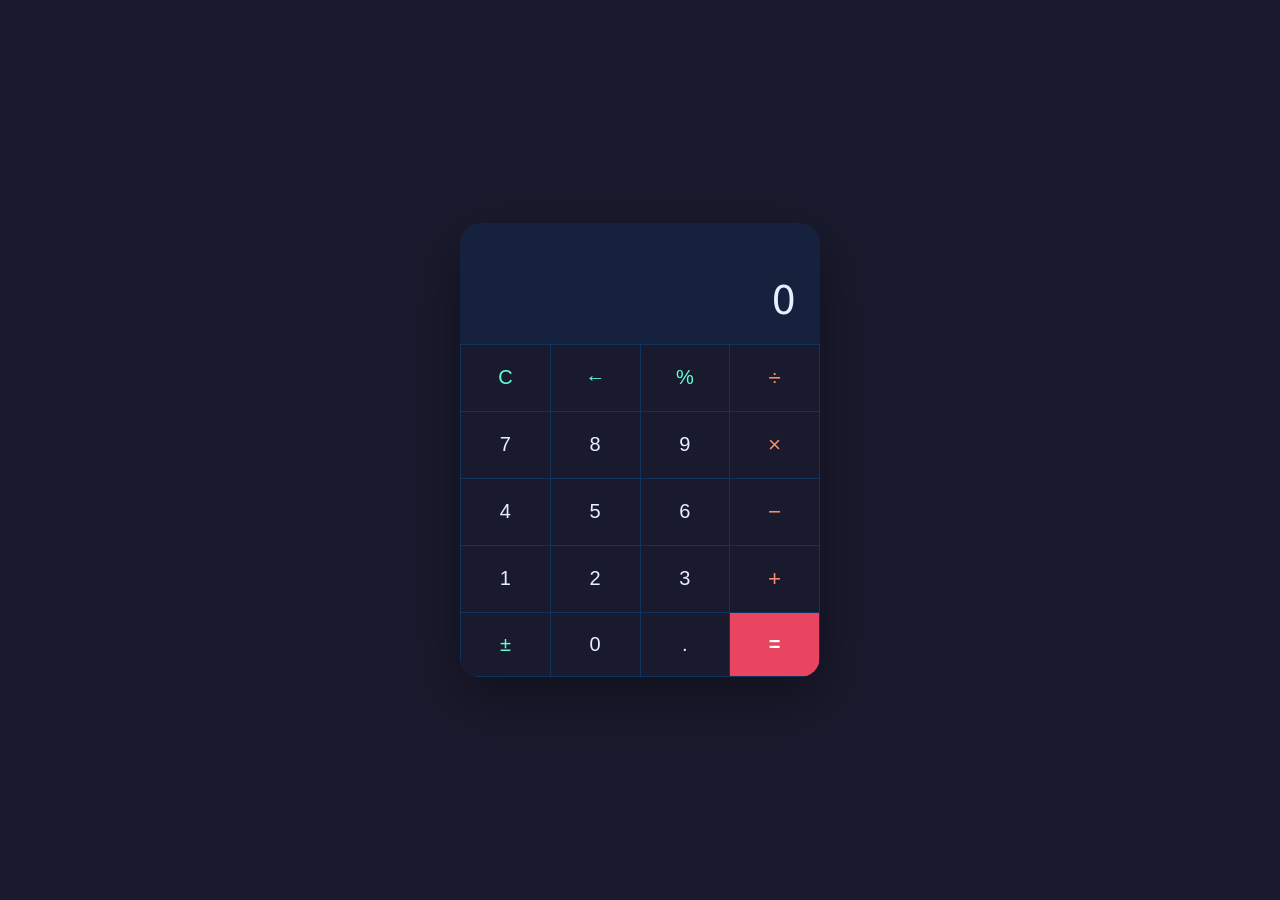
<file: calculator/index.html>
<!DOCTYPE html>
<html lang="ja">
<head>
  <meta charset="UTF-8">
  <meta name="viewport" content="width=device-width, initial-scale=1.0">
  <title>Calculator</title>
  <link rel="stylesheet" href="style.css">
</head>
<body>
  <div class="calculator">
    <div class="display">
      <div class="expression" id="expression"></div>
      <div class="current" id="current">0</div>
    </div>
    <div class="buttons">
      <button class="btn fn" data-action="clear">C</button>
      <button class="btn fn" data-action="backspace">&larr;</button>
      <button class="btn fn" data-action="percent">%</button>
      <button class="btn op" data-action="operator" data-value="/">÷</button>

      <button class="btn" data-action="number" data-value="7">7</button>
      <button class="btn" data-action="number" data-value="8">8</button>
      <button class="btn" data-action="number" data-value="9">9</button>
      <button class="btn op" data-action="operator" data-value="*">&times;</button>

      <button class="btn" data-action="number" data-value="4">4</button>
      <button class="btn" data-action="number" data-value="5">5</button>
      <button class="btn" data-action="number" data-value="6">6</button>
      <button class="btn op" data-action="operator" data-value="-">&minus;</button>

      <button class="btn" data-action="number" data-value="1">1</button>
      <button class="btn" data-action="number" data-value="2">2</button>
      <button class="btn" data-action="number" data-value="3">3</button>
      <button class="btn op" data-action="operator" data-value="+">+</button>

      <button class="btn fn" data-action="toggle-sign">&plusmn;</button>
      <button class="btn" data-action="number" data-value="0">0</button>
      <button class="btn" data-action="decimal">.</button>
      <button class="btn eq" data-action="equals">=</button>
    </div>
  </div>
  <script src="script.js"></script>
</body>
</html>
</file>
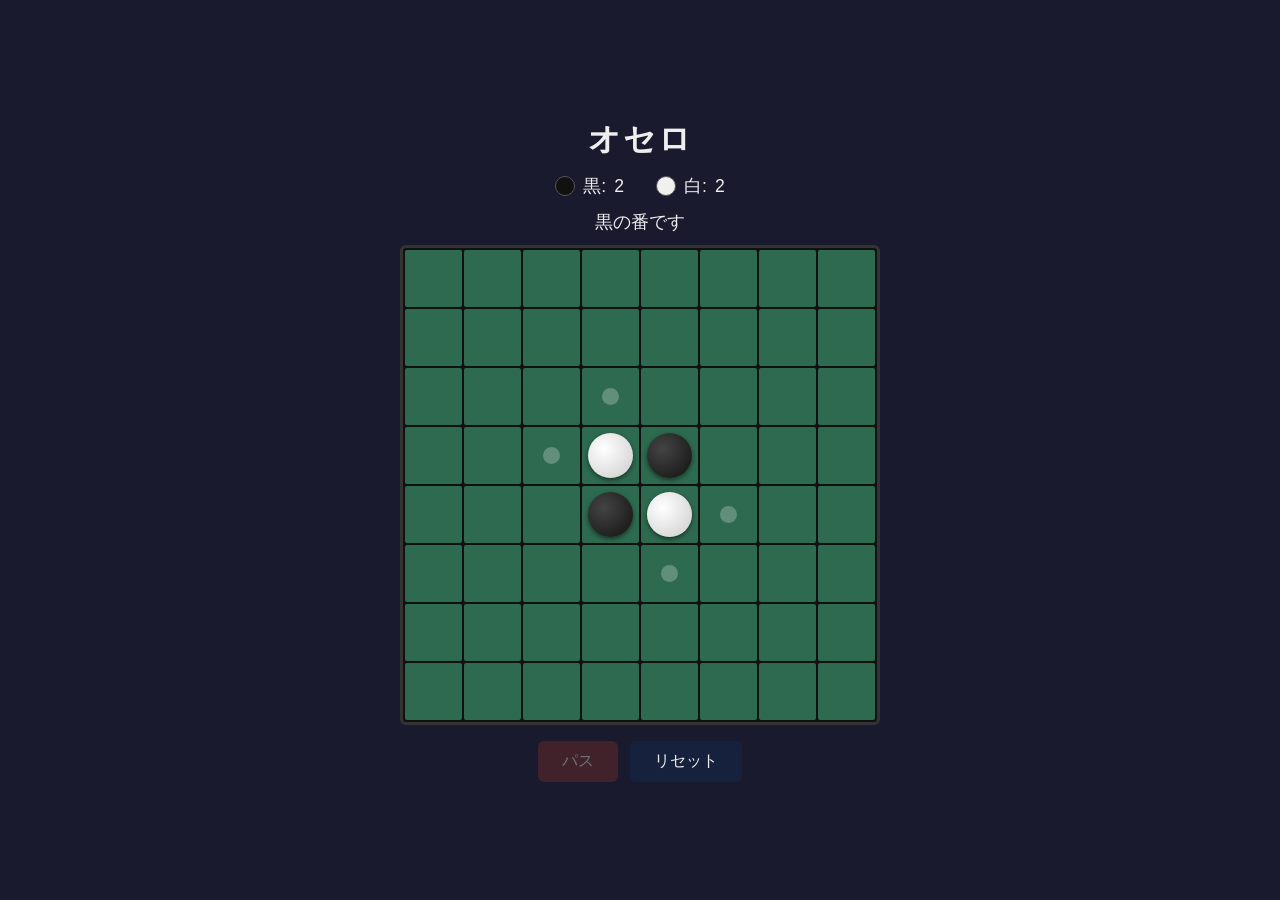
<file: othello.html>
<!DOCTYPE html>
<html lang="ja">
<head>
<meta charset="UTF-8">
<meta name="viewport" content="width=device-width, initial-scale=1.0">
<title>オセロ</title>
<style>
  * { margin: 0; padding: 0; box-sizing: border-box; }
  body {
    background: #1a1a2e;
    color: #eee;
    font-family: 'Segoe UI', sans-serif;
    display: flex;
    flex-direction: column;
    align-items: center;
    justify-content: center;
    min-height: 100vh;
  }
  h1 { font-size: 2rem; margin-bottom: 12px; letter-spacing: 2px; }
  #info {
    font-size: 1.1rem;
    margin-bottom: 10px;
    height: 1.4em;
  }
  #score {
    display: flex;
    gap: 32px;
    margin-bottom: 12px;
    font-size: 1.1rem;
  }
  .score-item {
    display: flex;
    align-items: center;
    gap: 8px;
  }
  .disc-icon {
    width: 20px; height: 20px;
    border-radius: 50%;
    display: inline-block;
    border: 1px solid #555;
  }
  .disc-black { background: #111; }
  .disc-white { background: #f0f0f0; }
  #board {
    display: grid;
    grid-template-columns: repeat(8, 1fr);
    gap: 2px;
    background: #111;
    border: 3px solid #333;
    border-radius: 6px;
    padding: 2px;
    width: min(85vw, 480px);
    height: min(85vw, 480px);
  }
  .cell {
    background: #2d6a4f;
    display: flex;
    align-items: center;
    justify-content: center;
    cursor: pointer;
    position: relative;
    border-radius: 2px;
  }
  .cell:hover { background: #3a8a6a; }
  .cell.hint::after {
    content: '';
    width: 30%;
    height: 30%;
    border-radius: 50%;
    background: rgba(255,255,255,0.25);
    position: absolute;
  }
  .disc {
    width: 80%;
    height: 80%;
    border-radius: 50%;
    transition: transform 0.4s ease;
    box-shadow: 0 2px 4px rgba(0,0,0,0.5);
  }
  .disc.black { background: radial-gradient(circle at 35% 35%, #444, #111); }
  .disc.white { background: radial-gradient(circle at 35% 35%, #fff, #ccc); }
  .disc.flip { animation: flip 0.4s ease; }
  @keyframes flip {
    0% { transform: scaleX(1); }
    50% { transform: scaleX(0); }
    100% { transform: scaleX(1); }
  }
  #buttons { margin-top: 16px; display: flex; gap: 12px; }
  button {
    padding: 10px 24px;
    font-size: 1rem;
    border: none;
    border-radius: 6px;
    background: #16213e;
    color: #eee;
    cursor: pointer;
    transition: background 0.2s;
  }
  button:hover { background: #0f3460; }
  #pass-btn { background: #7b2d26; }
  #pass-btn:hover { background: #a33; }
  #pass-btn:disabled { opacity: 0.4; cursor: default; }
</style>
</head>
<body>

<h1>オセロ</h1>
<div id="score">
  <div class="score-item"><span class="disc-icon disc-black"></span> 黒: <span id="black-count">2</span></div>
  <div class="score-item"><span class="disc-icon disc-white"></span> 白: <span id="white-count">2</span></div>
</div>
<div id="info">黒の番です</div>
<div id="board"></div>
<div id="buttons">
  <button id="pass-btn" disabled onclick="pass()">パス</button>
  <button onclick="reset()">リセット</button>
</div>

<script>
const EMPTY = 0, BLACK = 1, WHITE = 2;
const DIRS = [[-1,-1],[-1,0],[-1,1],[0,-1],[0,1],[1,-1],[1,0],[1,1]];
let board, turn, gameOver, passCount;

function init() {
  board = Array.from({length: 8}, () => Array(8).fill(EMPTY));
  board[3][3] = WHITE; board[3][4] = BLACK;
  board[4][3] = BLACK; board[4][4] = WHITE;
  turn = BLACK;
  gameOver = false;
  passCount = 0;
  render();
}

function inBounds(r, c) { return r >= 0 && r < 8 && c >= 0 && c < 8; }

function getFlips(r, c, player) {
  if (board[r][c] !== EMPTY) return [];
  const opp = player === BLACK ? WHITE : BLACK;
  const allFlips = [];
  for (const [dr, dc] of DIRS) {
    const flips = [];
    let nr = r + dr, nc = c + dc;
    while (inBounds(nr, nc) && board[nr][nc] === opp) {
      flips.push([nr, nc]);
      nr += dr; nc += dc;
    }
    if (flips.length > 0 && inBounds(nr, nc) && board[nr][nc] === player) {
      allFlips.push(...flips);
    }
  }
  return allFlips;
}

function getValidMoves(player) {
  const moves = [];
  for (let r = 0; r < 8; r++)
    for (let c = 0; c < 8; c++)
      if (getFlips(r, c, player).length > 0) moves.push([r, c]);
  return moves;
}

function place(r, c) {
  if (gameOver || board[r][c] !== EMPTY) return;
  const flips = getFlips(r, c, turn);
  if (flips.length === 0) return;

  board[r][c] = turn;
  const flippedSet = new Set(flips.map(([fr,fc]) => `${fr},${fc}`));
  for (const [fr, fc] of flips) board[fr][fc] = turn;

  passCount = 0;
  turn = turn === BLACK ? WHITE : BLACK;

  render(flippedSet);

  // 次のプレイヤーが置けない場合の処理
  if (getValidMoves(turn).length === 0) {
    turn = turn === BLACK ? WHITE : BLACK;
    passCount++;
    if (getValidMoves(turn).length === 0) {
      gameOver = true;
    }
    render();
  }
}

function pass() {
  if (gameOver) return;
  if (getValidMoves(turn).length > 0) return;
  passCount++;
  if (passCount >= 2) { gameOver = true; render(); return; }
  turn = turn === BLACK ? WHITE : BLACK;
  render();
}

function count(player) {
  let n = 0;
  for (let r = 0; r < 8; r++)
    for (let c = 0; c < 8; c++)
      if (board[r][c] === player) n++;
  return n;
}

function render(flippedSet) {
  const boardEl = document.getElementById('board');
  boardEl.innerHTML = '';
  const valid = gameOver ? [] : getValidMoves(turn);
  const validSet = new Set(valid.map(([r,c]) => `${r},${c}`));

  for (let r = 0; r < 8; r++) {
    for (let c = 0; c < 8; c++) {
      const cell = document.createElement('div');
      cell.className = 'cell';
      if (validSet.has(`${r},${c}`)) cell.classList.add('hint');
      cell.addEventListener('click', () => place(r, c));

      if (board[r][c] !== EMPTY) {
        const disc = document.createElement('div');
        disc.className = 'disc ' + (board[r][c] === BLACK ? 'black' : 'white');
        if (flippedSet && flippedSet.has(`${r},${c}`)) disc.classList.add('flip');
        cell.appendChild(disc);
      }
      boardEl.appendChild(cell);
    }
  }

  const bc = count(BLACK), wc = count(WHITE);
  document.getElementById('black-count').textContent = bc;
  document.getElementById('white-count').textContent = wc;

  const info = document.getElementById('info');
  const passBtn = document.getElementById('pass-btn');

  if (gameOver) {
    if (bc > wc) info.textContent = `ゲーム終了！ 黒の勝ち (${bc} - ${wc})`;
    else if (wc > bc) info.textContent = `ゲーム終了！ 白の勝ち (${wc} - ${bc})`;
    else info.textContent = `ゲーム終了！ 引き分け (${bc} - ${wc})`;
    passBtn.disabled = true;
  } else {
    const name = turn === BLACK ? '黒' : '白';
    if (valid.length === 0) {
      info.textContent = `${name}は置ける場所がありません。パスしてください。`;
      passBtn.disabled = false;
    } else {
      info.textContent = `${name}の番です`;
      passBtn.disabled = true;
    }
  }
}

function reset() { init(); }

init();
</script>
</body>
</html>
</file>
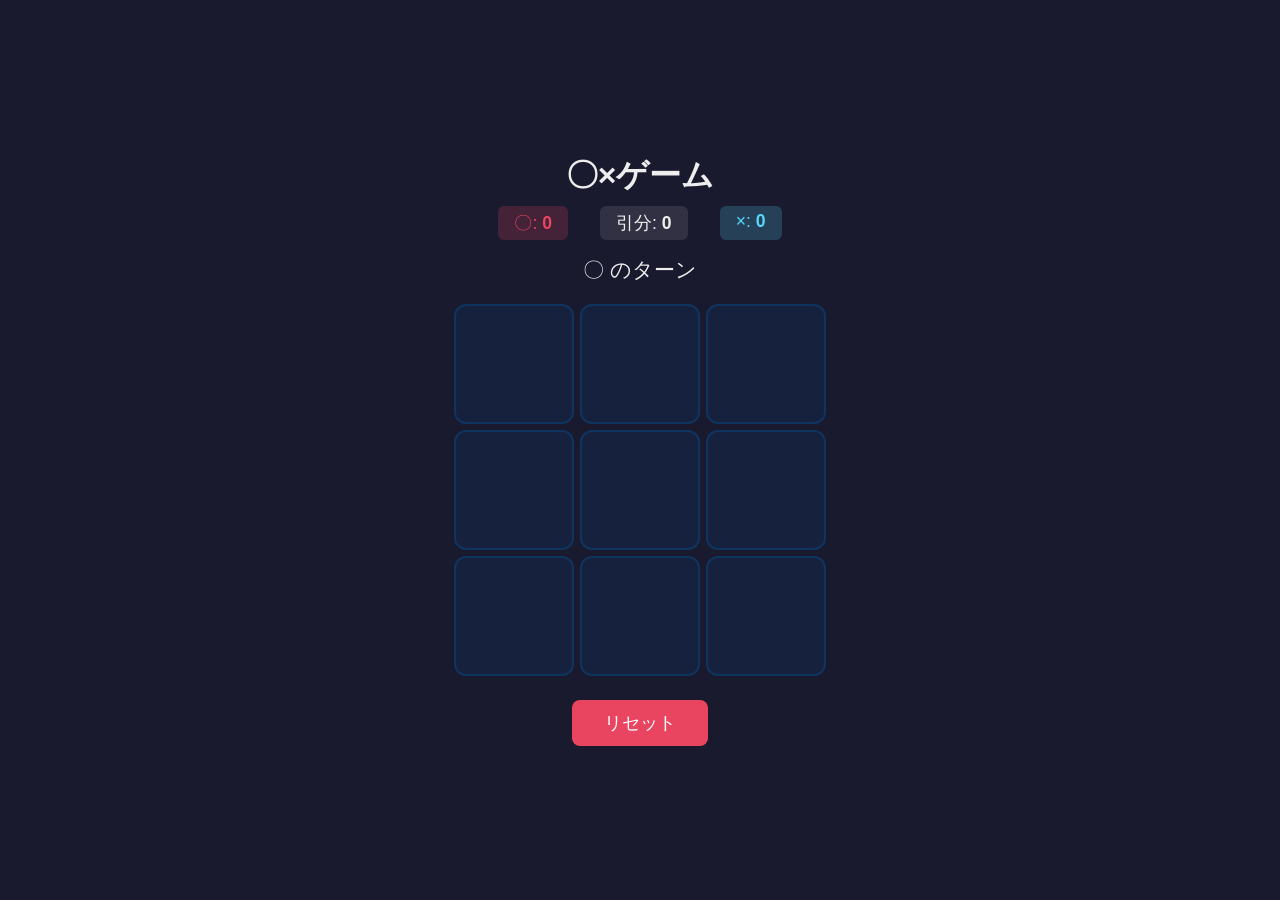
<file: tictactoe.html>
<!DOCTYPE html>
<html lang="ja">
<head>
<meta charset="UTF-8">
<meta name="viewport" content="width=device-width, initial-scale=1.0">
<title>〇×ゲーム</title>
<style>
  * { margin: 0; padding: 0; box-sizing: border-box; }
  body {
    font-family: 'Segoe UI', sans-serif;
    display: flex;
    justify-content: center;
    align-items: center;
    min-height: 100vh;
    background: #1a1a2e;
    color: #eee;
  }
  .container { text-align: center; }
  h1 { font-size: 2rem; margin-bottom: 0.5rem; }
  .status {
    font-size: 1.3rem;
    margin-bottom: 1rem;
    min-height: 2rem;
  }
  .board {
    display: grid;
    grid-template-columns: repeat(3, 120px);
    grid-template-rows: repeat(3, 120px);
    gap: 6px;
    margin: 0 auto 1.5rem;
  }
  .cell {
    background: #16213e;
    border: 2px solid #0f3460;
    border-radius: 12px;
    font-size: 3rem;
    font-weight: bold;
    cursor: pointer;
    transition: background 0.2s, transform 0.1s;
    display: flex;
    align-items: center;
    justify-content: center;
  }
  .cell:hover { background: #1a2a50; transform: scale(1.03); }
  .cell.o { color: #e94560; }
  .cell.x { color: #53d8fb; }
  .cell.win { background: #0f3460; animation: pulse 0.6s ease-in-out infinite alternate; }
  @keyframes pulse {
    to { background: #1a4a80; }
  }
  .reset-btn {
    padding: 0.7rem 2rem;
    font-size: 1.1rem;
    background: #e94560;
    color: #fff;
    border: none;
    border-radius: 8px;
    cursor: pointer;
    transition: background 0.2s;
  }
  .reset-btn:hover { background: #c73652; }
  .score {
    display: flex;
    justify-content: center;
    gap: 2rem;
    margin-bottom: 1rem;
    font-size: 1.1rem;
  }
  .score span { padding: 0.3rem 1rem; border-radius: 6px; }
  .score .o-score { background: rgba(233,69,96,0.2); color: #e94560; }
  .score .x-score { background: rgba(83,216,251,0.2); color: #53d8fb; }
  .score .d-score { background: rgba(255,255,255,0.1); }
</style>
</head>
<body>
<div class="container">
  <h1>〇×ゲーム</h1>
  <div class="score">
    <span class="o-score">〇: <strong id="o-wins">0</strong></span>
    <span class="d-score">引分: <strong id="draws">0</strong></span>
    <span class="x-score">×: <strong id="x-wins">0</strong></span>
  </div>
  <div class="status" id="status">〇 のターン</div>
  <div class="board" id="board"></div>
  <button class="reset-btn" onclick="resetGame()">リセット</button>
</div>

<script>
const board = document.getElementById('board');
const statusEl = document.getElementById('status');
let cells = Array(9).fill('');
let current = 'o';
let gameOver = false;
let scores = { o: 0, x: 0, d: 0 };

const winPatterns = [
  [0,1,2],[3,4,5],[6,7,8],
  [0,3,6],[1,4,7],[2,5,8],
  [0,4,8],[2,4,6]
];

function render() {
  board.innerHTML = '';
  cells.forEach((val, i) => {
    const cell = document.createElement('div');
    cell.className = 'cell' + (val ? ' ' + val : '');
    cell.textContent = val === 'o' ? '〇' : val === 'x' ? '×' : '';
    cell.addEventListener('click', () => play(i));
    board.appendChild(cell);
  });
}

function play(i) {
  if (cells[i] || gameOver) return;
  cells[i] = current;
  const win = checkWin(current);
  if (win) {
    gameOver = true;
    scores[current]++;
    updateScores();
    render();
    win.forEach(idx => board.children[idx].classList.add('win'));
    statusEl.textContent = (current === 'o' ? '〇' : '×') + ' の勝ち!';
    return;
  }
  if (cells.every(c => c)) {
    gameOver = true;
    scores.d++;
    updateScores();
    render();
    statusEl.textContent = '引き分け!';
    return;
  }
  current = current === 'o' ? 'x' : 'o';
  statusEl.textContent = (current === 'o' ? '〇' : '×') + ' のターン';
  render();
}

function checkWin(player) {
  for (const p of winPatterns) {
    if (p.every(i => cells[i] === player)) return p;
  }
  return null;
}

function updateScores() {
  document.getElementById('o-wins').textContent = scores.o;
  document.getElementById('x-wins').textContent = scores.x;
  document.getElementById('draws').textContent = scores.d;
}

function resetGame() {
  cells = Array(9).fill('');
  current = 'o';
  gameOver = false;
  statusEl.textContent = '〇 のターン';
  render();
}

render();
</script>
</body>
</html>
</file>
<file: calculator/style.css>
*,
*::before,
*::after {
  margin: 0;
  padding: 0;
  box-sizing: border-box;
}

body {
  min-height: 100vh;
  display: flex;
  align-items: center;
  justify-content: center;
  background: #1a1a2e;
  font-family: 'Segoe UI', system-ui, -apple-system, sans-serif;
}

.calculator {
  width: 100%;
  max-width: 360px;
  border-radius: 20px;
  overflow: hidden;
  background: #16213e;
  box-shadow: 0 20px 60px rgba(0, 0, 0, 0.4);
}

/* Display */
.display {
  padding: 28px 24px 20px;
  text-align: right;
  min-height: 120px;
  display: flex;
  flex-direction: column;
  justify-content: flex-end;
  gap: 8px;
  word-break: break-all;
}

.expression {
  font-size: 0.95rem;
  color: #8892b0;
  min-height: 1.2em;
}

.current {
  font-size: 2.4rem;
  font-weight: 300;
  color: #e6f1ff;
  line-height: 1.2;
}

/* Button grid */
.buttons {
  display: grid;
  grid-template-columns: repeat(4, 1fr);
  gap: 1px;
  padding: 1px;
  background: #0f3460;
}

.btn {
  border: none;
  outline: none;
  cursor: pointer;
  font-size: 1.25rem;
  padding: 20px;
  background: #1a1a2e;
  color: #e6f1ff;
  transition: background 0.15s;
  user-select: none;
  -webkit-tap-highlight-color: transparent;
}

.btn:hover {
  background: #233554;
}

.btn:active {
  background: #2d4263;
}

.btn.fn {
  color: #64ffda;
}

.btn.op {
  color: #f78c6c;
  font-size: 1.4rem;
}

.btn.eq {
  background: #e94560;
  color: #fff;
  font-weight: 600;
}

.btn.eq:hover {
  background: #ff6b81;
}

.btn.eq:active {
  background: #c0392b;
}

/* Responsive */
@media (max-width: 400px) {
  .calculator {
    max-width: 100%;
    border-radius: 0;
    min-height: 100vh;
    display: flex;
    flex-direction: column;
  }

  .display {
    flex: 1;
    padding: 40px 20px 20px;
  }

  .btn {
    padding: 24px;
    font-size: 1.3rem;
  }

  .current {
    font-size: 2.8rem;
  }
}
</file>
